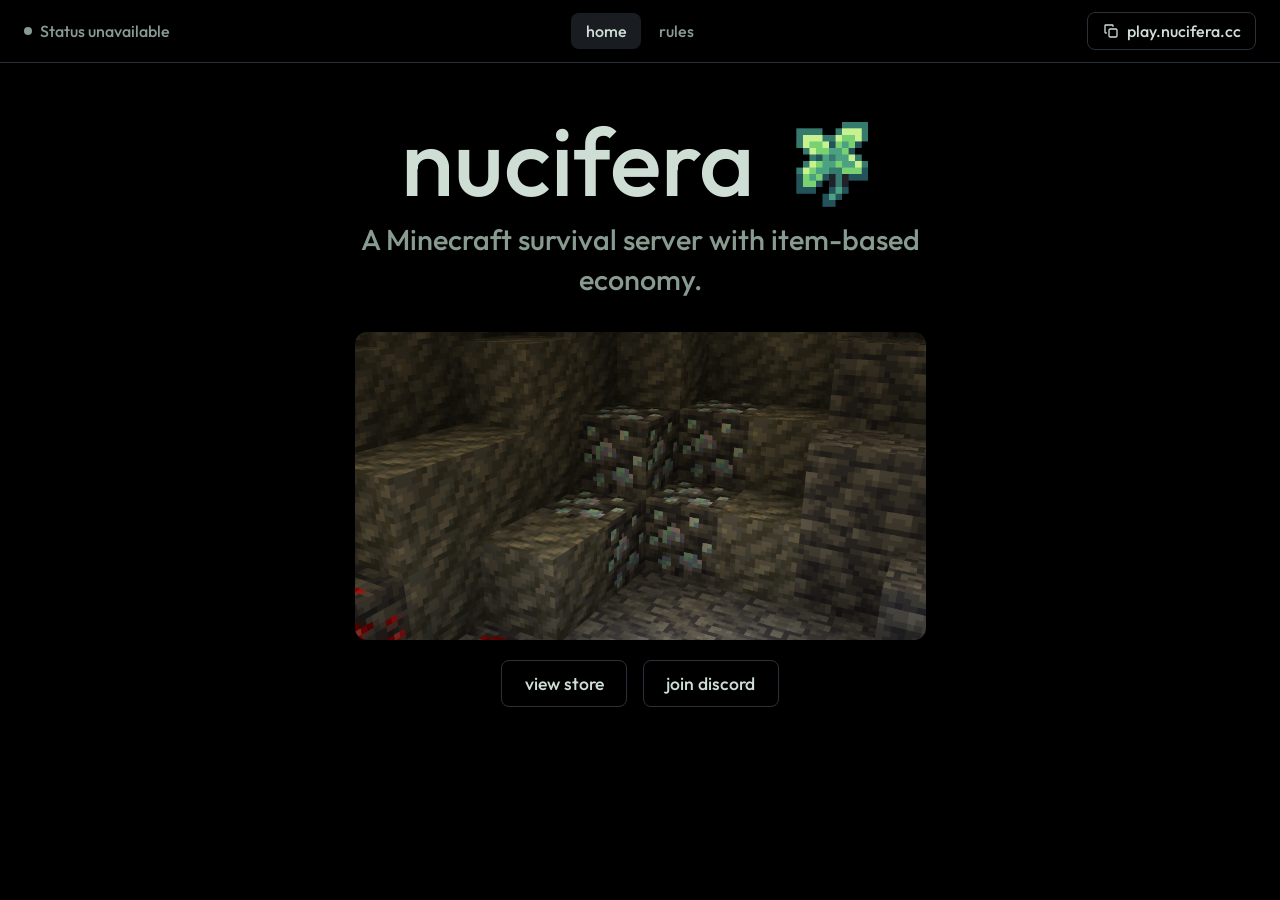
<file: index.html>
<!DOCTYPE html>
<html lang="en">
<head>
    <meta charset="UTF-8">
    <meta name="viewport" content="width=device-width, initial-scale=1.0">
    <title>nucifera</title>
    <link rel="icon" type="image/x-icon" href="favicon.ico">
    <link rel="preconnect" href="https://fonts.googleapis.com">
    <link rel="preconnect" href="https://fonts.gstatic.com" crossorigin>
    <link rel="stylesheet" href="https://fonts.googleapis.com/css2?family=Outfit:wght@100..900&display=swap">
    <link rel="stylesheet" href="style.css">
    <script src="script.js" defer></script>
</head>
<body>
    <nav id="navbar">
        <div class="nav-inner">
            <div id="player-count" class="player-count">
                <span class="status-dot"></span>
                <span class="player-count-text">Checking…</span>
            </div>

            <div class="nav-links">
                <a class="nav-link" aria-current="page" href="index.html">home</a>
                <a class="nav-link" href="rules.html">rules</a>
            </div>

            <button id="copy-ip" class="copy-ip" type="button" data-ip="play.nucifera.cc">
                <svg class="icon icon-copy" viewBox="0 0 24 24" aria-hidden="true">
                    <rect x="9" y="9" width="12" height="12" rx="2"></rect>
                    <path d="M5 15H4a1 1 0 0 1-1-1V4a1 1 0 0 1 1-1h10a1 1 0 0 1 1 1v1"></path>
                </svg>
                <svg class="icon icon-check" viewBox="0 0 24 24" aria-hidden="true">
                    <path d="M20 6 9 17l-5-5"></path>
                </svg>
                <span class="copy-ip-text">play.nucifera.cc</span>
            </button>
        </div>
    </nav>

    <main>
        <div id="page-title">
            <h1 class="title">nucifera</h1>
            <img class="logo" src="assets/logo.png" alt="nucifera logo" width="150" height="150">
        </div>

        <div id="page-description">
            <p class="description">
                A Minecraft survival server with item-based economy.
            </p>
        </div>

        <div id="banner">
            <img class="image-banner" src="assets/banner.png" alt="banner" width="571" height="381">
        </div>

        <div id="links">
            <a class="link-button" href="https://nucifera.craftingstore.net" target="_blank" rel="noopener">view store</a>
            <a class="link-button" href="https://discord.gg/Tu2tSyAsXm" target="_blank" rel="noopener">join discord</a>
        </div>
    </main>
</body>
</html>
</file>
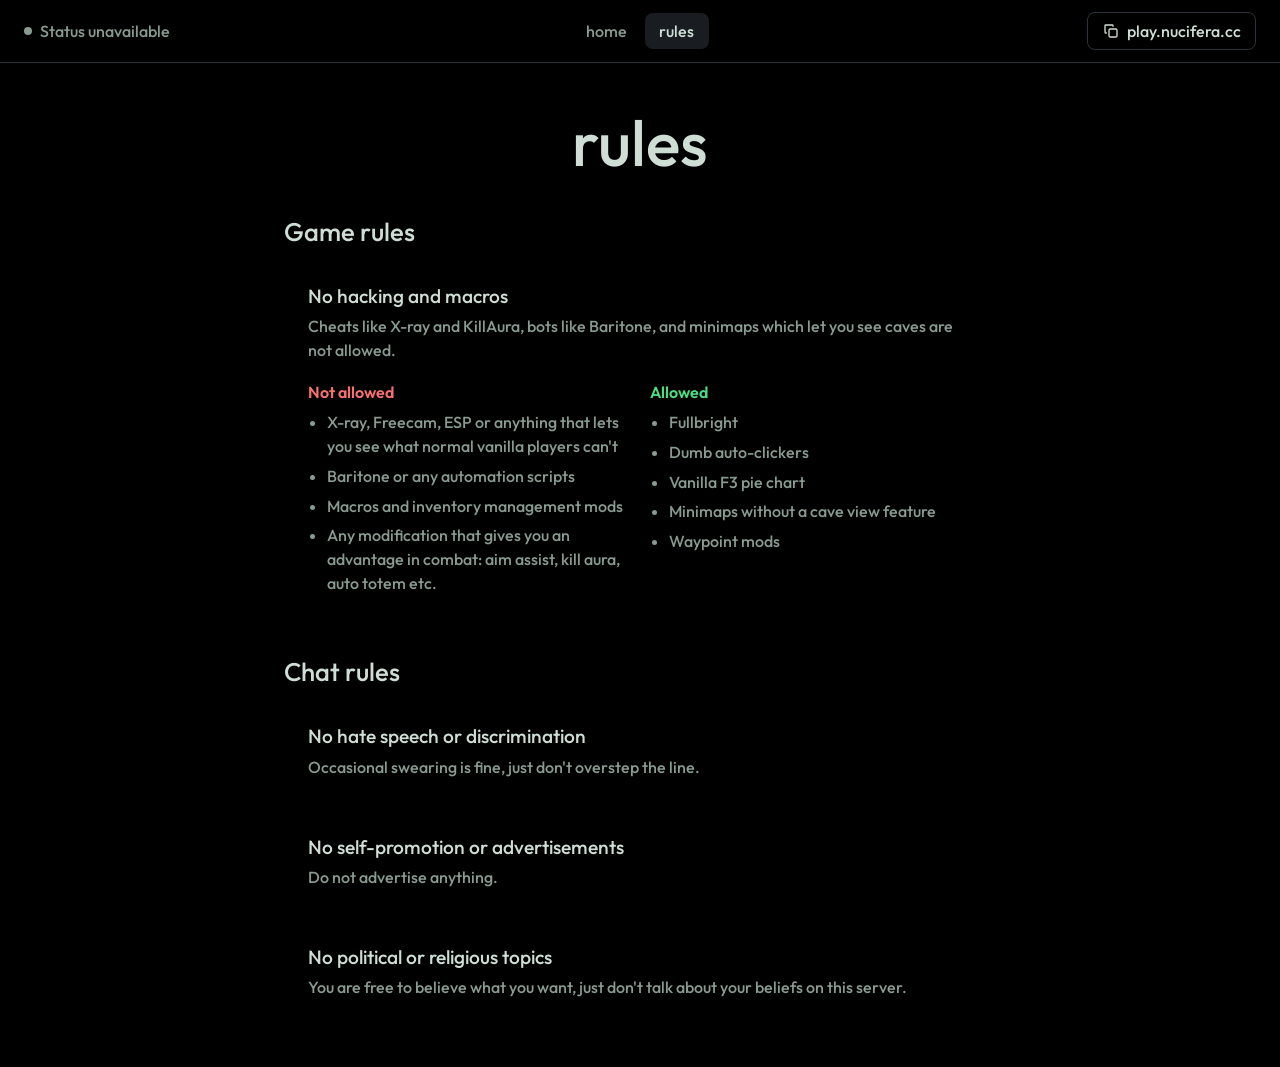
<file: rules.html>
<!DOCTYPE html>
<html lang="en">
<head>
    <meta charset="UTF-8">
    <meta name="viewport" content="width=device-width, initial-scale=1.0">
    <title>rules · nucifera</title>
    <link rel="icon" type="image/x-icon" href="favicon.ico">
    <link rel="preconnect" href="https://fonts.googleapis.com">
    <link rel="preconnect" href="https://fonts.gstatic.com" crossorigin>
    <link rel="stylesheet" href="https://fonts.googleapis.com/css2?family=Outfit:wght@100..900&display=swap">
    <link rel="stylesheet" href="style.css">
    <script src="script.js" defer></script>
</head>
<body>
    <nav id="navbar">
        <div class="nav-inner">
            <div id="player-count" class="player-count">
                <span class="status-dot"></span>
                <span class="player-count-text">Checking…</span>
            </div>

            <div class="nav-links">
                <a class="nav-link" href="index.html">home</a>
                <a class="nav-link" aria-current="page" href="rules.html">rules</a>
            </div>

            <button id="copy-ip" class="copy-ip" type="button" data-ip="play.nucifera.cc">
                <svg class="icon icon-copy" viewBox="0 0 24 24" aria-hidden="true">
                    <rect x="9" y="9" width="12" height="12" rx="2"></rect>
                    <path d="M5 15H4a1 1 0 0 1-1-1V4a1 1 0 0 1 1-1h10a1 1 0 0 1 1 1v1"></path>
                </svg>
                <svg class="icon icon-check" viewBox="0 0 24 24" aria-hidden="true">
                    <path d="M20 6 9 17l-5-5"></path>
                </svg>
                <span class="copy-ip-text">play.nucifera.cc</span>
            </button>
        </div>
    </nav>

    <main class="rules">
        <h1 class="page-heading">rules</h1>

        <section class="rule-section">
            <h2>Game rules</h2>

            <article class="rule">
                <h3>No hacking and macros</h3>
                <p>Cheats like X-ray and KillAura, bots like Baritone, and minimaps which let you see caves are not allowed.</p>

                <div class="rule-lists">
                    <div class="rule-list not-allowed">
                        <h4>Not allowed</h4>
                        <ul>
                            <li>X-ray, Freecam, ESP or anything that lets you see what normal vanilla players can't</li>
                            <li>Baritone or any automation scripts</li>
                            <li>Macros and inventory management mods</li>
                            <li>Any modification that gives you an advantage in combat: aim assist, kill aura, auto totem etc.</li>
                        </ul>
                    </div>
                    <div class="rule-list allowed">
                        <h4>Allowed</h4>
                        <ul>
                            <li>Fullbright</li>
                            <li>Dumb auto-clickers</li>
                            <li>Vanilla F3 pie chart</li>
                            <li>Minimaps without a cave view feature</li>
                            <li>Waypoint mods</li>
                        </ul>
                    </div>
                </div>
            </article>
        </section>

        <section class="rule-section">
            <h2>Chat rules</h2>

            <article class="rule">
                <h3>No hate speech or discrimination</h3>
                <p>Occasional swearing is fine, just don't overstep the line.</p>
            </article>

            <article class="rule">
                <h3>No self-promotion or advertisements</h3>
                <p>Do not advertise anything.</p>
            </article>

            <article class="rule">
                <h3>No political or religious topics</h3>
                <p>You are free to believe what you want, just don't talk about your beliefs on this server.</p>
            </article>
        </section>
    </main>
</body>
</html>
</file>
<file: style.css>
@view-transition {
    navigation: auto;
}

:root {
    --base: #000000;
    --text: #cfded5;
    --muted: #889b90;
    --selection: #2a3138;
    --selection-lime: #2b3b34;
    --lime: #68d08b;
}

*,
*::before,
*::after {
    box-sizing: border-box;
}

body {
    background: var(--base);
    margin: 0;

    font-family: "Outfit", sans-serif;
    font-optical-sizing: auto;
    font-weight: 500;
    font-style: normal;
}

::selection {
    background: var(--selection);
}

#navbar {
    view-transition-name: navbar;
    position: sticky;
    top: 0;
    z-index: 10;
    background: color-mix(in srgb, var(--base) 85%, transparent);
    backdrop-filter: blur(8px);
    border-bottom: 1px solid var(--selection);
}

.nav-inner {
    padding: 0.75rem 1.5rem;
    display: grid;
    grid-template-columns: 1fr auto 1fr;
    grid-template-areas: "count links copy";
    align-items: center;
    gap: 1rem;
}

.player-count {
    grid-area: count;
    justify-self: start;
}

.copy-ip {
    grid-area: copy;
    justify-self: end;
}

.nav-links {
    grid-area: links;
    display: flex;
    gap: 0.25rem;
}

.nav-link {
    -webkit-tap-highlight-color: transparent;
    padding: 0.5rem 0.9rem;
    color: var(--muted);
    border-radius: 8px;
    font-size: 1rem;
    text-decoration: none;
}
.nav-link:hover {
    color: var(--text);
}
.nav-link[aria-current="page"],
.nav-link[aria-current="page"]:hover {
    color: var(--text);
    background: color-mix(in srgb, var(--selection) 60%, var(--base));
    cursor: default;
}
.nav-link:focus-visible {
    outline: 2px solid var(--muted);
    outline-offset: 2px;
}

.player-count {
    display: flex;
    align-items: center;
    gap: 0.5rem;
    color: var(--muted);
    font-size: 1rem;
    white-space: nowrap;
}

.status-dot {
    width: 8px;
    height: 8px;
    border-radius: 50%;
    background: var(--muted);
    flex-shrink: 0;
}
.player-count.online .status-dot {
    background: var(--lime);
    box-shadow: 0 0 6px var(--lime);
}
.player-count.offline .status-dot {
    background: #f87171;
}

.copy-ip {
    -webkit-tap-highlight-color: transparent;
    display: flex;
    align-items: center;
    gap: 0.5rem;
    padding: 0.5rem 0.9rem;
    background: transparent;
    color: var(--text);
    border: 1px solid var(--selection);
    border-radius: 8px;
    font: inherit;
    font-size: 1rem;
    cursor: pointer;
    white-space: nowrap;
    transition: background 0.15s, border-color 0.15s;
}
.copy-ip:hover {
    background: var(--selection);
}
.copy-ip:focus-visible {
    outline: 2px solid var(--muted);
    outline-offset: 2px;
}

.icon {
    width: 16px;
    height: 16px;
    fill: none;
    stroke: currentColor;
    stroke-width: 2;
    stroke-linecap: round;
    stroke-linejoin: round;
    flex-shrink: 0;
}
.icon-check,
.copy-ip.copied .icon-copy {
    display: none;
}
.copy-ip.copied .icon-check {
    display: block;
}
.copy-ip.copied {
    border-color: var(--lime);
    color: var(--lime);
}
.copy-ip.copied:hover {
    background: color-mix(in srgb, var(--lime) 15%, var(--base));
}

main {
    max-width: 960px;
    margin: 0 auto;
    padding: 3rem 1.5rem;
    display: flex;
    flex-direction: column;
    align-items: center;
    gap: 0.5rem;
}

#page-title {
    display: flex;
    flex-direction: row;
    align-items: center;
    justify-content: center;
    gap: 1.5rem;
    cursor: pointer;
    user-select: none;
}

.title {
    margin: 0;
    color: var(--text);
    font-size: clamp(3rem, 12vw, 6rem);
    font-weight: 500;
    line-height: 1;
}

.logo {
    width: clamp(80px, 20vw, 100px);
    height: auto;
    flex-shrink: 0;
}

#page-description {
    display: flex;
    justify-content: center;
    max-width: 40rem;
}

.description {
    margin: 0;
    font-size: clamp(1.15rem, 4vw, 1.8rem);
    line-height: 1.4;
    color: var(--muted);
    text-align: center;
}

#banner {
    display: flex;
    justify-content: center;
    width: 100%;
    margin-top: 1.5rem;
}

.image-banner {
    max-width: 100%;
    height: auto;
    border-radius: 12px;
}

#links {
    display: flex;
    justify-content: center;
    flex-wrap: wrap;
    gap: 1rem;
    margin-top: 0.75rem;
}

.link-button {
    -webkit-tap-highlight-color: transparent;
    padding: 0.7rem 1.4rem;
    color: var(--text);
    border: 1px solid var(--selection);
    border-radius: 8px;
    font-size: 1.1rem;
    text-decoration: none;
    white-space: nowrap;
    transition: background 0.15s;
}
.link-button:hover {
    background: var(--selection);
}
.link-button:focus-visible {
    outline: 2px solid var(--muted);
    outline-offset: 2px;
}

main.rules {
    align-items: stretch;
    max-width: 760px;
    gap: 2.5rem;
}

.page-heading {
    margin: 0;
    color: var(--text);
    font-size: clamp(2.5rem, 10vw, 4rem);
    font-weight: 500;
    line-height: 1;
    text-align: center;
}

.rule-section {
    display: flex;
    flex-direction: column;
    gap: 1rem;
}

.rule-section h2 {
    margin: 0;
    color: var(--text);
    font-size: 1.6rem;
    font-weight: 500;
}

.rule {
    padding: 1.25rem 1.5rem;
    border-radius: 12px;
}

.rule h3 {
    margin: 0 0 0.4rem;
    color: var(--text);
    font-size: 1.2rem;
    font-weight: 500;
}

.rule p {
    margin: 0;
    color: var(--muted);
    line-height: 1.5;
}

.rule-lists {
    display: grid;
    grid-template-columns: repeat(auto-fit, minmax(220px, 1fr));
    gap: 1.25rem;
    margin-top: 1.25rem;
}

.rule-list h4 {
    margin: 0 0 0.5rem;
    font-size: 1rem;
    font-weight: 600;
}
.rule-list.not-allowed h4 {
    color: #f87171;
}
.rule-list.allowed h4 {
    color: #4ade80;
}

.rule-list ul {
    margin: 0;
    padding-left: 1.2rem;
    color: var(--muted);
    line-height: 1.5;
}
.rule-list li + li {
    margin-top: 0.35rem;
}

@media (max-width: 640px) {
    .nav-inner {
        grid-template-columns: 1fr auto;
        grid-template-areas:
            "count copy"
            "links links";
        row-gap: 0.5rem;
    }

    .nav-links {
        justify-self: center;
    }
}

@media (max-width: 480px) {
    .nav-inner {
        padding: 0.6rem 1rem;
    }

    .rule {
        padding: 1rem 1.1rem;
    }

    .player-count,
    .copy-ip,
    .nav-link {
        font-size: 0.9rem;
    }

    main {
        padding: 2rem 1rem;
    }

    #banner {
        margin-top: 1rem;
    }

    #page-title {
        flex-direction: column-reverse;
        gap: 1rem;
    }
}
</file>
